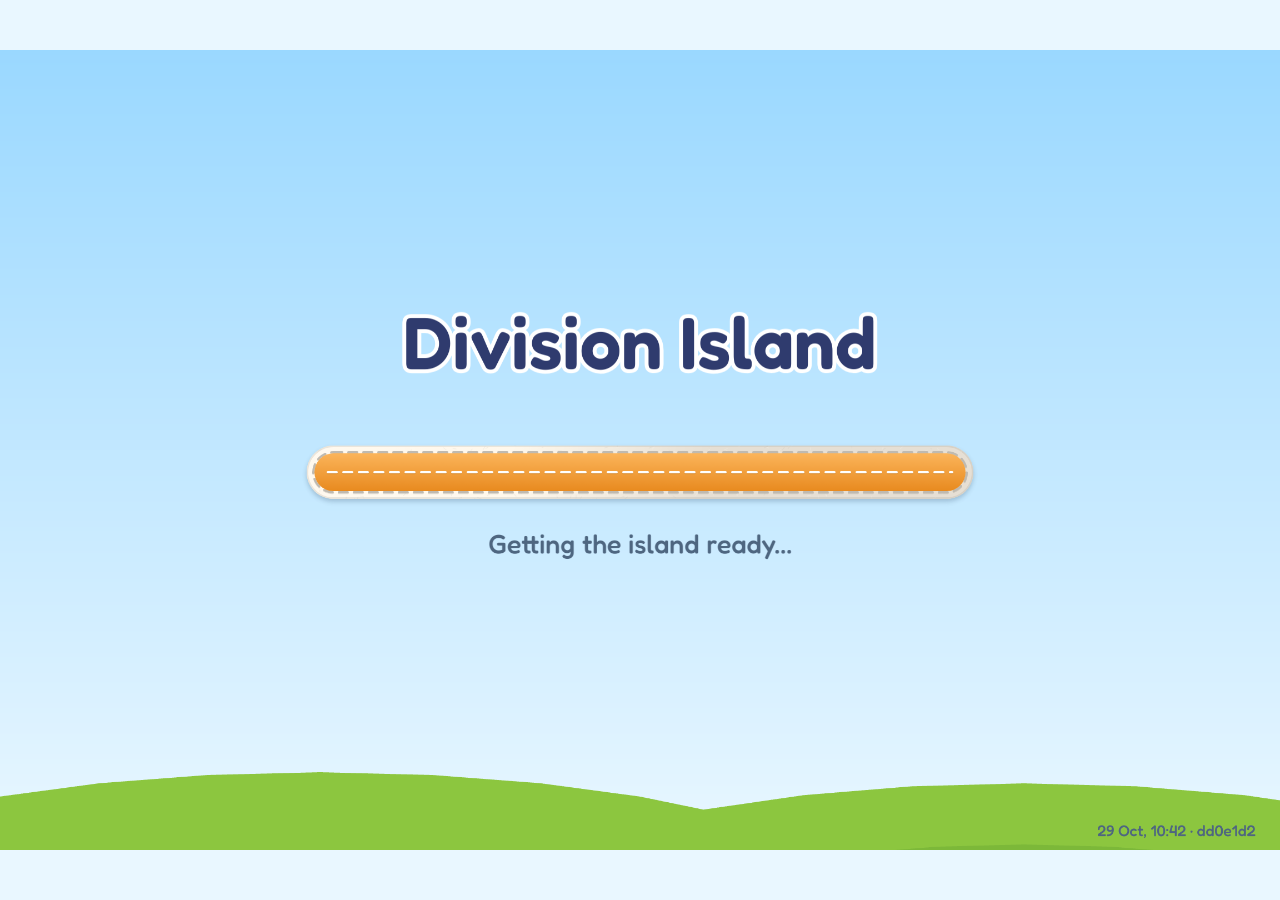
<file: index.html>
<!doctype html>
<html lang="en-GB">
  <head>
    <meta charset="utf-8" />
    <meta
      name="viewport"
      content="width=device-width, initial-scale=1, maximum-scale=1, user-scalable=no, viewport-fit=cover"
    />
    <meta name="theme-color" content="#7CC8F2" />
    <meta name="description" content="A division adventure on your own island." />
    <link rel="icon" href="/favicon.svg" type="image/svg+xml" />
    <title>Division Island</title>
    <style>html,body{overscroll-behavior:none;touch-action:none;-webkit-user-select:none;user-select:none;-webkit-tap-highlight-color:transparent;background:#e9f7ff;height:100%;margin:0;overflow:hidden}#game{position:fixed;inset:0}#rotate{z-index:10;color:#1f3b57;text-align:center;background:#e9f7ff;flex-direction:column;justify-content:center;align-items:center;gap:16px;font:600 28px Fredoka,Trebuchet MS,sans-serif;display:none;position:fixed;inset:0}#rotate span{font-size:64px}@media (orientation:portrait){#rotate{display:flex}}</style>
    <script type="module" crossorigin src="/assets/index-C5JXtWyZ.js"></script>
    <link rel="stylesheet" crossorigin href="/assets/index-tAw-CP2t.css">
  <link rel="manifest" href="/manifest.webmanifest"></head>
  <body>
    <div id="game"></div>
    <div id="rotate" role="status"><span aria-hidden="true">⤾</span>Turn the tablet sideways</div>
    <input id="restore-file" type="file" accept="application/json,.json" hidden />
  </body>
</html>
</file>
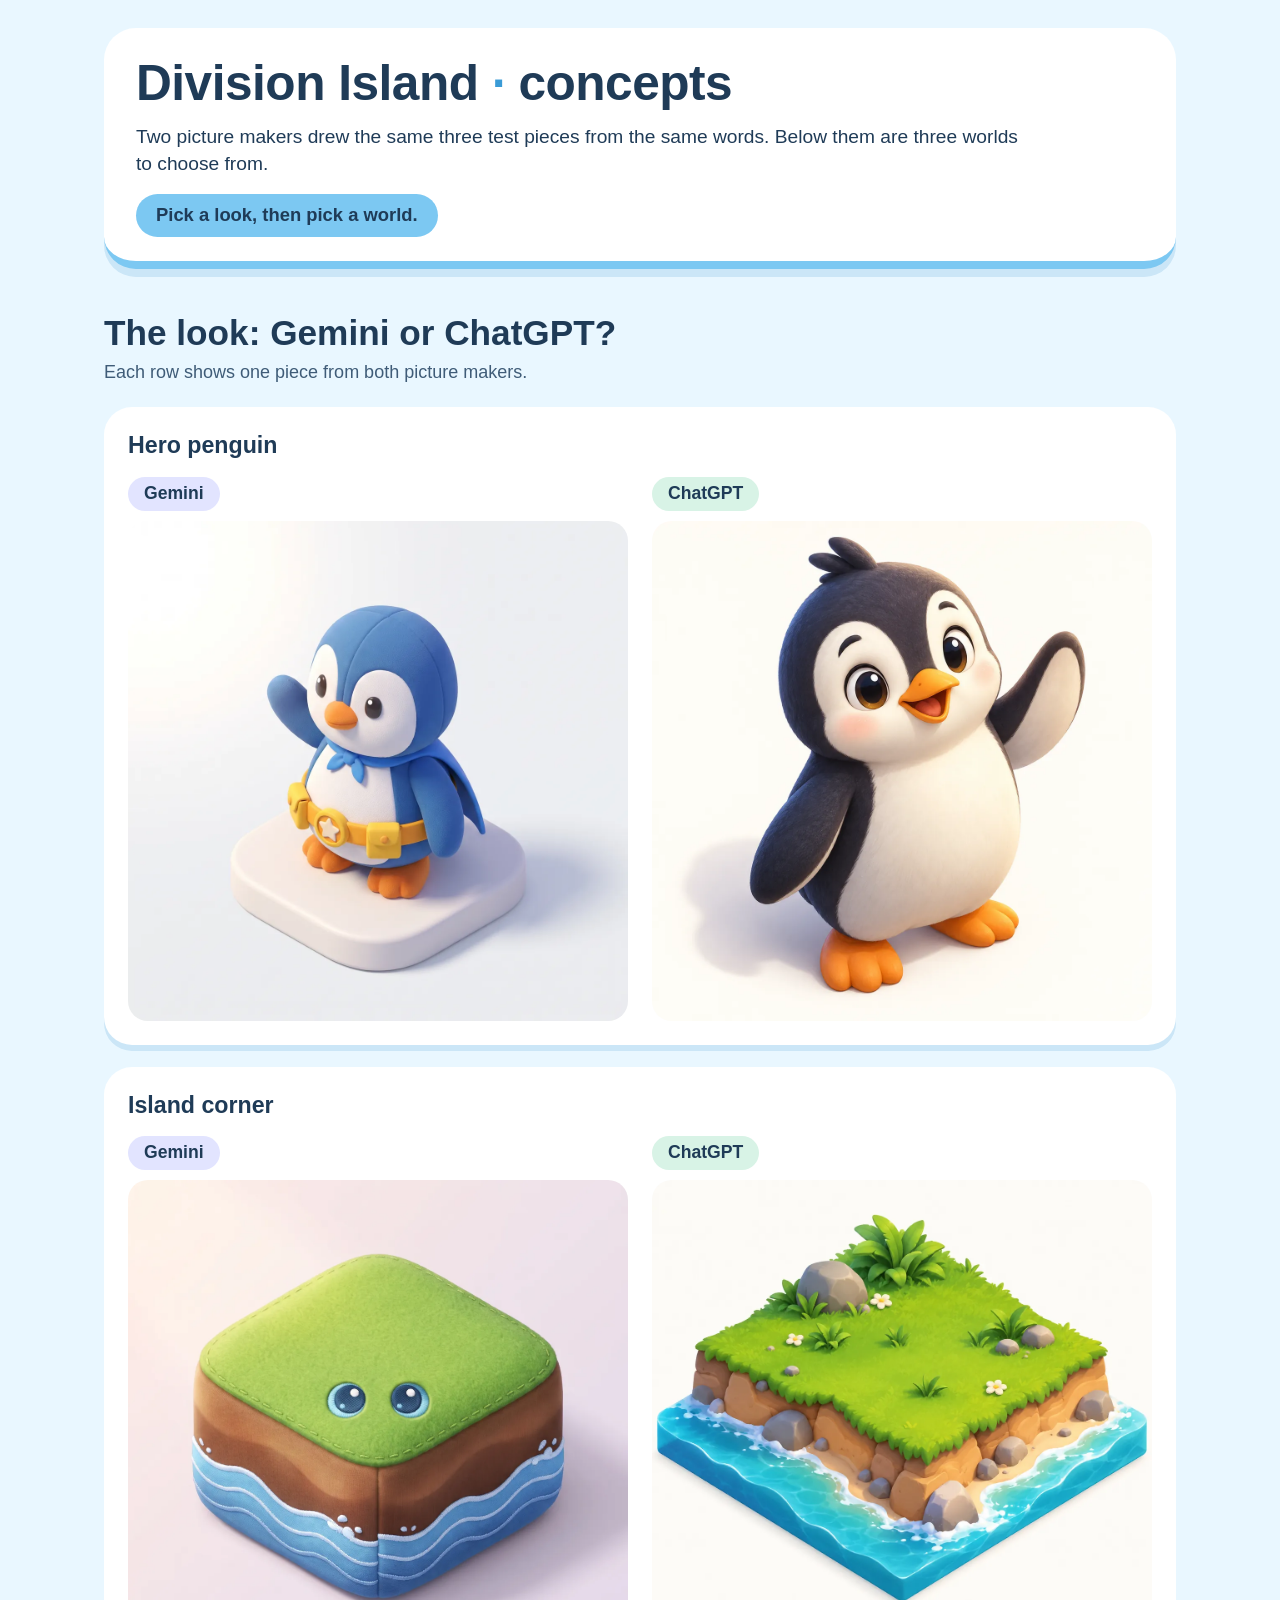
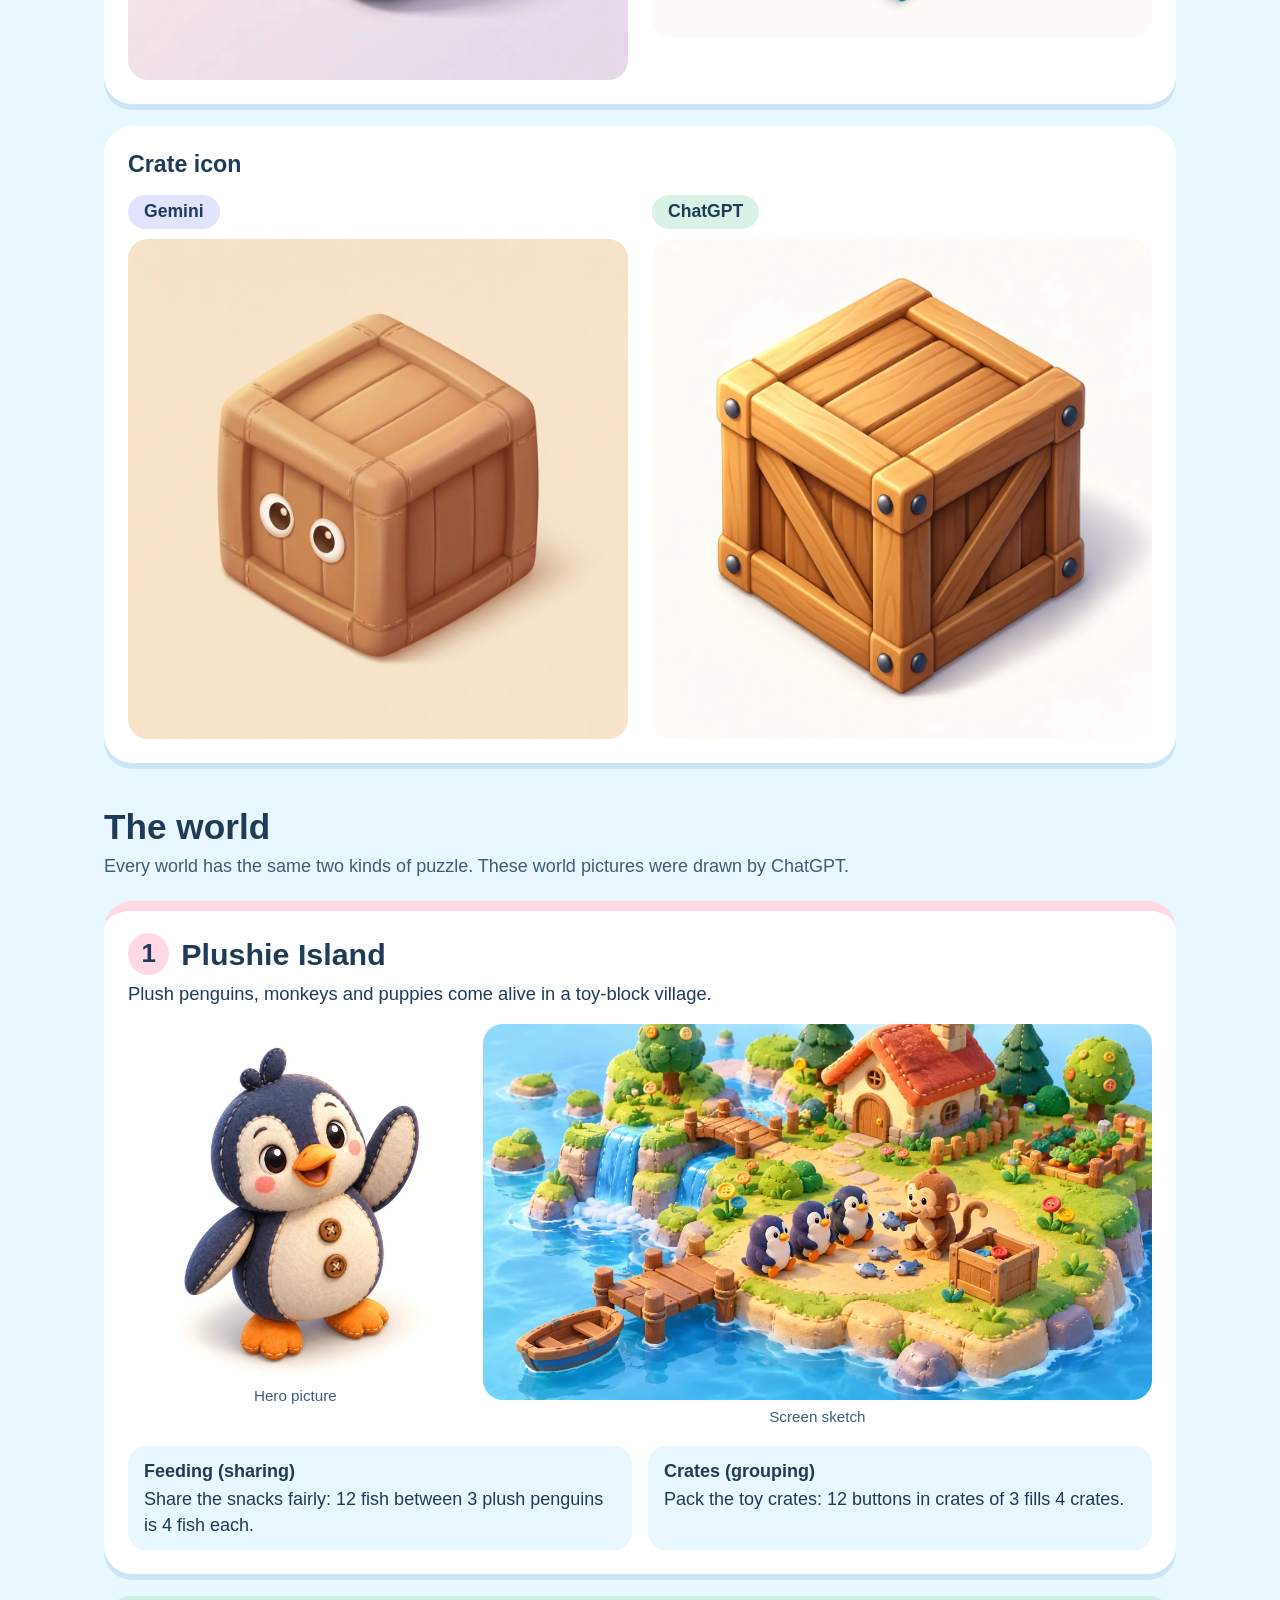
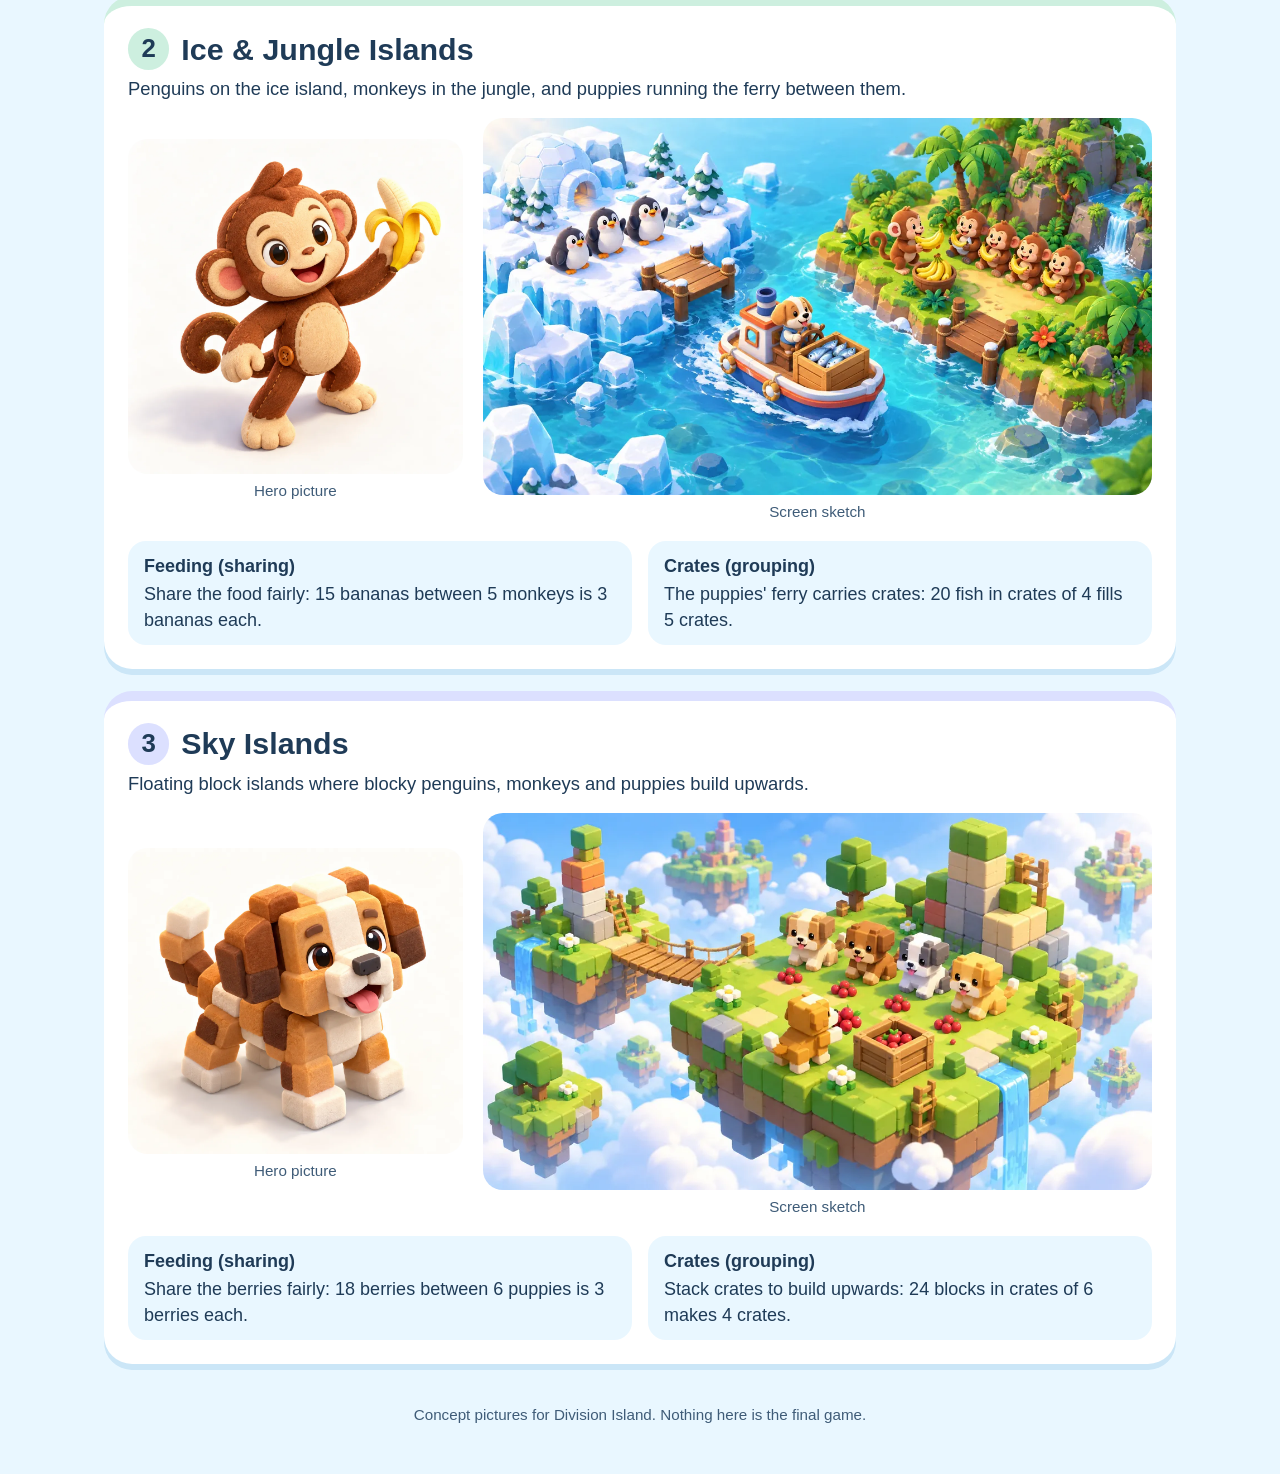
<file: concepts/index.html>
<!doctype html>
<html lang="en-GB">
<head>
<meta charset="utf-8">
<meta name="viewport" content="width=device-width, initial-scale=1">
<meta name="robots" content="noindex">
<meta name="color-scheme" content="light">
<title>Division Island · concepts</title>
<link rel="icon" href="../favicon.svg" type="image/svg+xml">
<style>
  :root {
    --sky: #E9F7FF;
    --ink: #1F3B57;
    --ink-soft: #3F5C78;
    --accent: #7CC8F2;
    --accent-deep: #3A9BD6;
    --card: #FFFFFF;
    --shadow: #CBE6F7;
    --gemini: #E2E4FF;
    --chatgpt: #D8F3E6;
    --plush: #FFD9E6;
    --icejungle: #CDEFDF;
    --skyworld: #DCE0FF;
  }
  * { box-sizing: border-box; }
  html { -webkit-text-size-adjust: 100%; text-size-adjust: 100%; }
  body {
    margin: 0;
    background: var(--sky);
    color: var(--ink);
    font-family: ui-rounded, "SF Pro Rounded", Nunito, "Trebuchet MS", sans-serif;
    font-size: 18px;
    line-height: 1.45;
    overflow-wrap: break-word;
  }
  img { display: block; max-width: 100%; height: auto; }
  .page { max-width: 1120px; margin: 0 auto; padding: 28px 24px 48px; }

  header {
    background: var(--card);
    border-radius: 32px;
    border-bottom: 8px solid var(--accent);
    padding: 28px 32px 24px;
    box-shadow: 0 8px 0 var(--shadow);
  }
  h1 { font-size: clamp(2rem, 1.3rem + 2.6vw, 3.1rem); line-height: 1.1; margin: 0 0 12px; letter-spacing: -0.01em; }
  h1 .dot { color: var(--accent-deep); }
  .intro { font-size: 1.2rem; margin: 0 0 16px; max-width: 46em; }
  .pick {
    display: inline-block;
    margin: 0;
    background: var(--accent);
    border-radius: 999px;
    padding: 8px 20px;
    font-weight: 700;
    font-size: 1.15rem;
  }

  section { margin-top: 44px; }
  h2 { font-size: clamp(1.5rem, 1.1rem + 1.5vw, 2.2rem); line-height: 1.15; margin: 0 0 6px; }
  .section-note { margin: 0 0 18px; color: var(--ink-soft); }

  .row, .world {
    background: var(--card);
    border-radius: 28px;
    box-shadow: 0 6px 0 var(--shadow);
    padding: 22px 24px 24px;
    margin-top: 22px;
  }
  .row h3 { font-size: 1.45rem; margin: 0 0 14px; }
  .pair { display: grid; grid-template-columns: minmax(0, 1fr) minmax(0, 1fr); gap: 24px; }
  figure { margin: 0; }
  .tag {
    display: inline-block;
    font-weight: 700;
    font-size: 1.1rem;
    padding: 4px 16px;
    border-radius: 999px;
    margin-bottom: 10px;
  }
  .tag-gemini { background: var(--gemini); }
  .tag-chatgpt { background: var(--chatgpt); }
  .pair img, .pics img { width: 100%; border-radius: 20px; background: var(--sky); }

  .worlds { counter-reset: world; }
  .world { border-top: 10px solid var(--tint); }
  .world-plush { --tint: var(--plush); }
  .world-icejungle { --tint: var(--icejungle); }
  .world-sky { --tint: var(--skyworld); }
  .world h3 {
    display: flex;
    align-items: center;
    gap: 12px;
    font-size: clamp(1.4rem, 1.15rem + 1vw, 1.9rem);
    line-height: 1.15;
    margin: 0 0 6px;
  }
  .world h3::before {
    counter-increment: world;
    content: counter(world);
    flex: none;
    display: grid;
    place-items: center;
    width: 1.6em;
    height: 1.6em;
    border-radius: 50%;
    background: var(--tint);
    font-size: 0.85em;
  }
  .blurb { font-size: 1.15rem; margin: 0 0 16px; }
  .pics {
    display: grid;
    grid-template-columns: minmax(0, 1fr) minmax(0, 2fr);
    gap: 20px;
    align-items: center;
  }
  figcaption { margin-top: 6px; font-size: 0.95rem; color: var(--ink-soft); text-align: center; }
  .puzzles {
    display: grid;
    grid-template-columns: minmax(0, 1fr) minmax(0, 1fr);
    gap: 16px;
    margin: 18px 0 0;
  }
  .puzzles div { background: var(--sky); border-radius: 18px; padding: 12px 16px; }
  .puzzles dt { font-weight: 700; margin-bottom: 2px; }
  .puzzles dd { margin: 0; }

  footer { margin-top: 40px; text-align: center; color: var(--ink-soft); font-size: 0.95rem; }

  @media (max-width: 760px) {
    .pics, .puzzles { grid-template-columns: minmax(0, 1fr); }
    /* Stacked, the square hero would outgrow the wide screen sketch; keep the sketch the larger picture. */
    .pics figure:first-child img { width: 62%; margin: 0 auto; }
  }
  @media (max-width: 560px) {
    body { font-size: 17px; }
    .page { padding: 16px 16px 36px; }
    header { padding: 22px 20px 20px; border-radius: 26px; }
    .row, .world { padding: 18px 16px 20px; border-radius: 24px; }
    .pair { grid-template-columns: minmax(0, 1fr); gap: 18px; }
  }
</style>
</head>
<body>
<div class="page">
  <header>
    <h1>Division Island <span class="dot">·</span> concepts</h1>
    <p class="intro">Two picture makers drew the same three test pieces from the same words. Below them are three worlds to choose from.</p>
    <p class="pick">Pick a look, then pick a world.</p>
  </header>

  <main>
    <section aria-labelledby="look">
      <h2 id="look">The look: Gemini or ChatGPT?</h2>
      <p class="section-note">Each row shows one piece from both picture makers.</p>

      <div class="row">
        <h3>Hero penguin</h3>
        <div class="pair">
          <figure>
            <span class="tag tag-gemini">Gemini</span>
            <img src="./gemini-penguin-1.webp" width="1200" height="1200" alt="Hero penguin drawn by Gemini">
          </figure>
          <figure>
            <span class="tag tag-chatgpt">ChatGPT</span>
            <img src="./chatgpt-penguin-1.webp" width="1200" height="1200" alt="Hero penguin drawn by ChatGPT">
          </figure>
        </div>
      </div>

      <div class="row">
        <h3>Island corner</h3>
        <div class="pair">
          <figure>
            <span class="tag tag-gemini">Gemini</span>
            <img src="./gemini-island-1.webp" width="1200" height="1200" alt="Island corner drawn by Gemini">
          </figure>
          <figure>
            <span class="tag tag-chatgpt">ChatGPT</span>
            <img src="./chatgpt-island-1.webp" width="1200" height="1097" alt="Island corner drawn by ChatGPT">
          </figure>
        </div>
      </div>

      <div class="row">
        <h3>Crate icon</h3>
        <div class="pair">
          <figure>
            <span class="tag tag-gemini">Gemini</span>
            <img src="./gemini-crate-1.webp" width="1200" height="1200" alt="Crate icon drawn by Gemini">
          </figure>
          <figure>
            <span class="tag tag-chatgpt">ChatGPT</span>
            <img src="./chatgpt-crate-1.webp" width="1200" height="1200" alt="Crate icon drawn by ChatGPT">
          </figure>
        </div>
      </div>
    </section>

    <section aria-labelledby="world" class="worlds">
      <h2 id="world">The world</h2>
      <p class="section-note">Every world has the same two kinds of puzzle. These world pictures were drawn by ChatGPT.</p>

      <article class="world world-plush">
        <h3>Plushie Island</h3>
        <p class="blurb">Plush penguins, monkeys and puppies come alive in a toy-block village.</p>
        <div class="pics">
          <figure>
            <img src="./chatgpt-plushie-hero-1.webp" width="1200" height="1200" alt="Plushie Island: hero picture">
            <figcaption>Hero picture</figcaption>
          </figure>
          <figure>
            <img src="./chatgpt-plushie-screen-1.webp" width="1200" height="675" alt="Plushie Island: sketch of a game screen">
            <figcaption>Screen sketch</figcaption>
          </figure>
        </div>
        <dl class="puzzles">
          <div>
            <dt>Feeding (sharing)</dt>
            <dd>Share the snacks fairly: 12 fish between 3 plush penguins is 4 fish each.</dd>
          </div>
          <div>
            <dt>Crates (grouping)</dt>
            <dd>Pack the toy crates: 12 buttons in crates of 3 fills 4 crates.</dd>
          </div>
        </dl>
      </article>

      <article class="world world-icejungle">
        <h3>Ice &amp; Jungle Islands</h3>
        <p class="blurb">Penguins on the ice island, monkeys in the jungle, and puppies running the ferry between them.</p>
        <div class="pics">
          <figure>
            <img src="./chatgpt-icejungle-hero-1.webp" width="1200" height="1200" alt="Ice &amp; Jungle Islands: hero picture">
            <figcaption>Hero picture</figcaption>
          </figure>
          <figure>
            <img src="./chatgpt-icejungle-screen-1.webp" width="1200" height="675" alt="Ice &amp; Jungle Islands: sketch of a game screen">
            <figcaption>Screen sketch</figcaption>
          </figure>
        </div>
        <dl class="puzzles">
          <div>
            <dt>Feeding (sharing)</dt>
            <dd>Share the food fairly: 15 bananas between 5 monkeys is 3 bananas each.</dd>
          </div>
          <div>
            <dt>Crates (grouping)</dt>
            <dd>The puppies' ferry carries crates: 20 fish in crates of 4 fills 5 crates.</dd>
          </div>
        </dl>
      </article>

      <article class="world world-sky">
        <h3>Sky Islands</h3>
        <p class="blurb">Floating block islands where blocky penguins, monkeys and puppies build upwards.</p>
        <div class="pics">
          <figure>
            <img src="./chatgpt-sky-hero-1.webp" width="1200" height="1097" alt="Sky Islands: hero picture">
            <figcaption>Hero picture</figcaption>
          </figure>
          <figure>
            <img src="./chatgpt-sky-screen-1.webp" width="1200" height="675" alt="Sky Islands: sketch of a game screen">
            <figcaption>Screen sketch</figcaption>
          </figure>
        </div>
        <dl class="puzzles">
          <div>
            <dt>Feeding (sharing)</dt>
            <dd>Share the berries fairly: 18 berries between 6 puppies is 3 berries each.</dd>
          </div>
          <div>
            <dt>Crates (grouping)</dt>
            <dd>Stack crates to build upwards: 24 blocks in crates of 6 makes 4 crates.</dd>
          </div>
        </dl>
      </article>
    </section>
  </main>

  <footer>Concept pictures for Division Island. Nothing here is the final game.</footer>
</div>
</body>
</html>
</file>
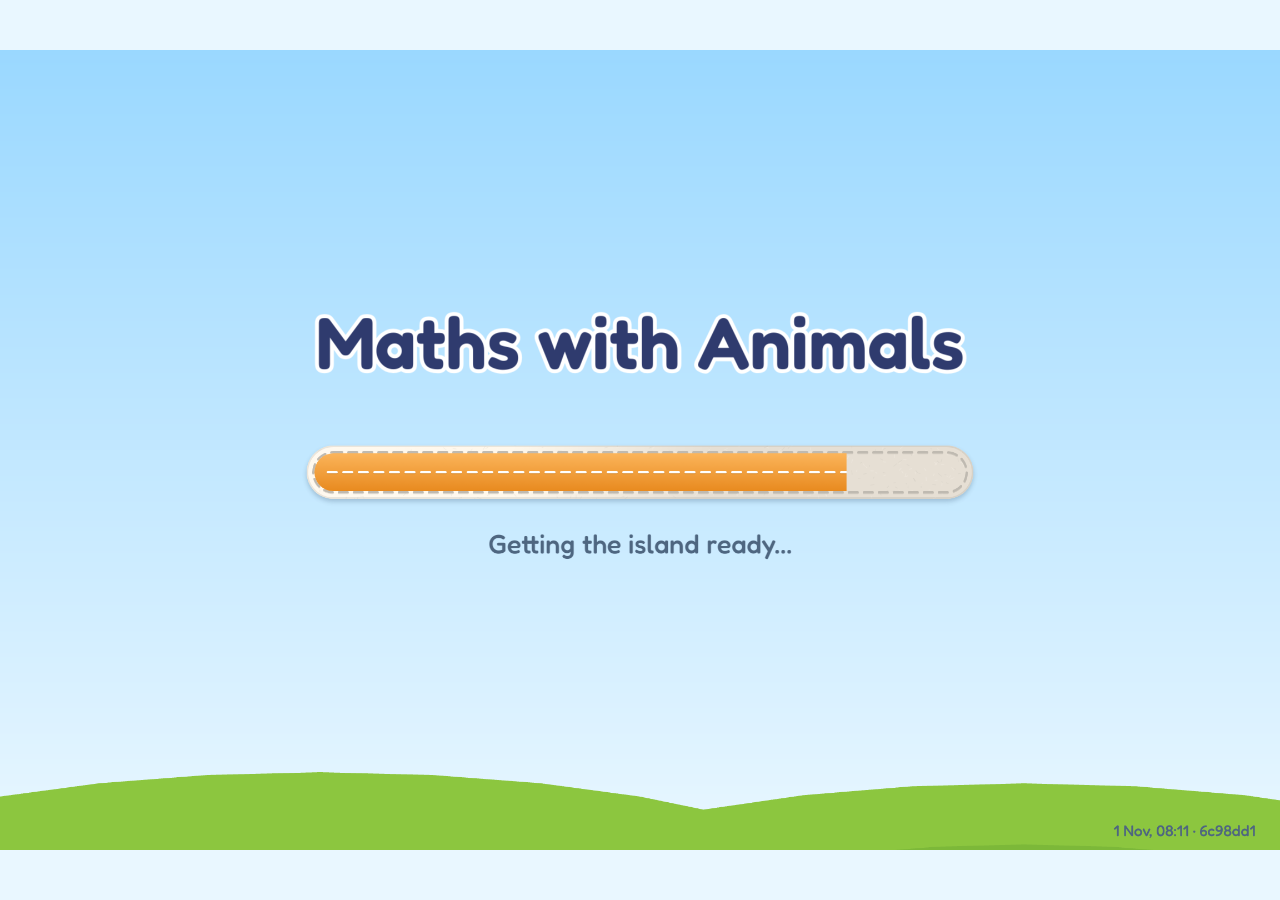
<file: preview/index.html>
<!doctype html>
<html lang="en-GB">
  <head>
    <meta charset="utf-8" />
    <meta
      name="viewport"
      content="width=device-width, initial-scale=1, maximum-scale=1, user-scalable=no, viewport-fit=cover"
    />
    <meta name="theme-color" content="#7CC8F2" />
    <meta name="description" content="Multiply and divide your way around two islands of animals you build up yourself." />
    <link rel="icon" href="/preview/favicon.svg" type="image/svg+xml" />
    <title>Maths with Animals</title>
    <style>html,body{overscroll-behavior:none;touch-action:none;-webkit-user-select:none;user-select:none;-webkit-tap-highlight-color:transparent;background:#e9f7ff;height:100%;margin:0;overflow:hidden}#game{position:fixed;inset:0}#rotate{z-index:10;color:#1f3b57;text-align:center;background:#e9f7ff;flex-direction:column;justify-content:center;align-items:center;gap:16px;font:600 28px Fredoka,Trebuchet MS,sans-serif;display:none;position:fixed;inset:0}#rotate span{font-size:64px}@media (orientation:portrait){#rotate{display:flex}}</style>
    <script type="module" crossorigin src="/preview/assets/index-86Mlhjz_.js"></script>
    <link rel="stylesheet" crossorigin href="/preview/assets/index-DFEy2OZX.css">
  <link rel="manifest" href="/preview/manifest.webmanifest"></head>
  <body>
    <div id="game"></div>
    <div id="rotate" role="status"><span aria-hidden="true">⤾</span>Turn the tablet sideways</div>
    <input id="restore-file" type="file" accept="application/json,.json" hidden />
  </body>
</html>
</file>
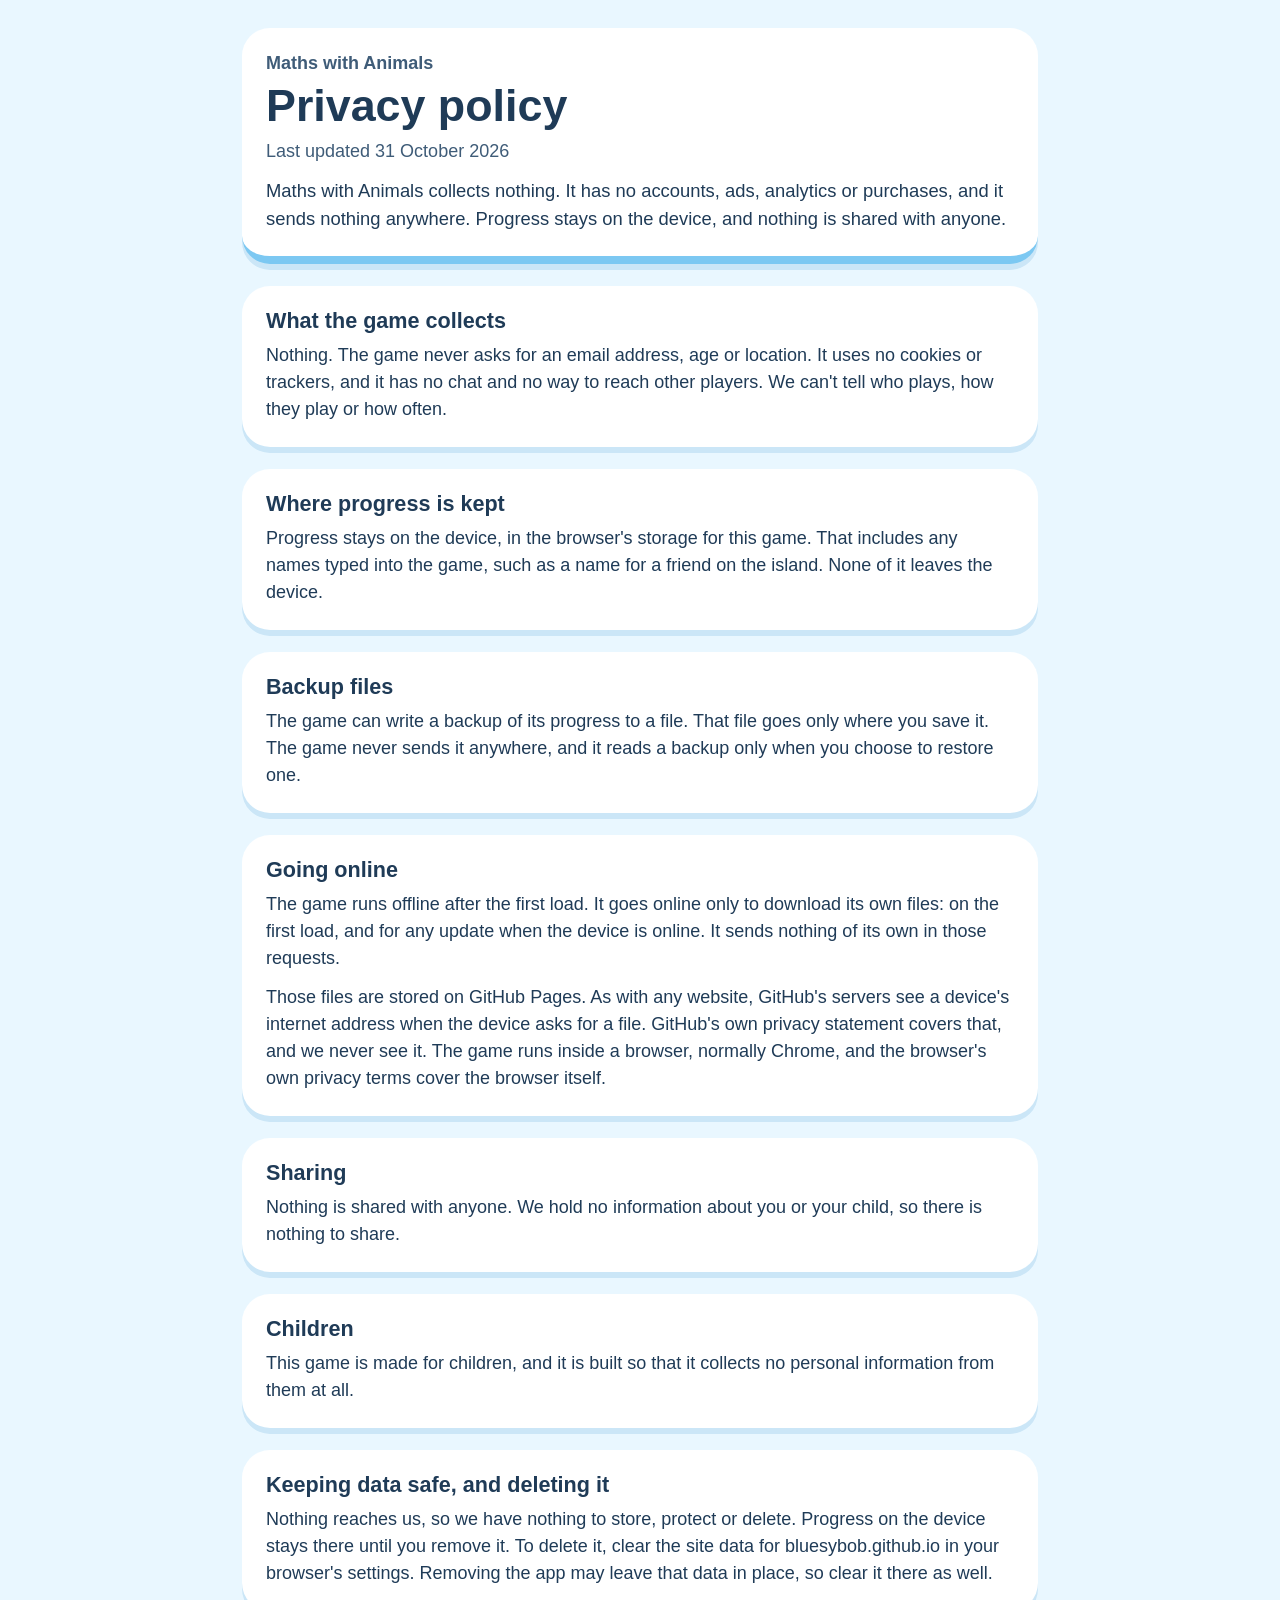
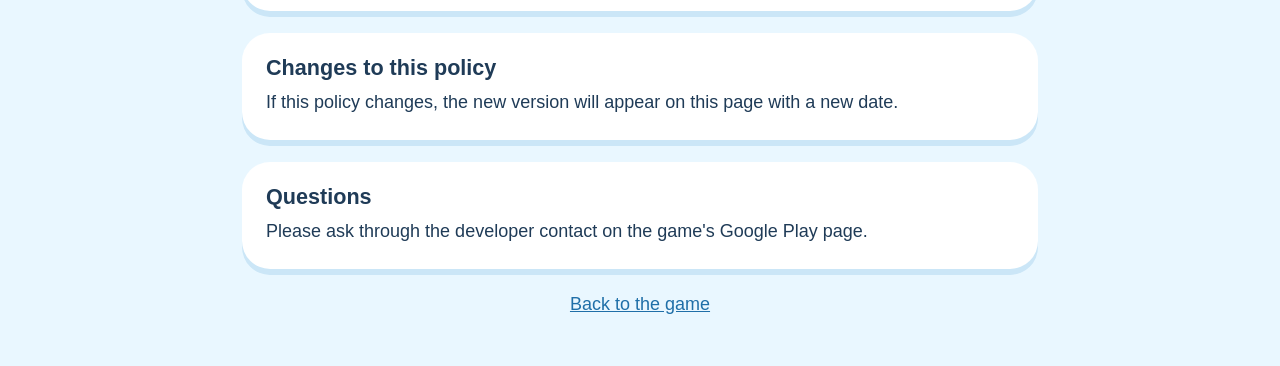
<file: preview/privacy/index.html>
<!doctype html>
<html lang="en-GB">
<head>
<meta charset="utf-8">
<meta name="viewport" content="width=device-width, initial-scale=1">
<meta name="color-scheme" content="light">
<title>Privacy policy · Maths with Animals</title>
<meta name="description" content="The privacy policy for Maths with Animals, a maths game that collects nothing.">
<link rel="icon" href="../favicon.svg" type="image/svg+xml">
<style>
  :root {
    --sky: #E9F7FF;
    --ink: #1F3B57;
    --ink-soft: #3F5C78;
    --accent: #7CC8F2;
    --link: #1F6FA8;
    --card: #FFFFFF;
    --shadow: #CBE6F7;
  }
  * { box-sizing: border-box; }
  html { -webkit-text-size-adjust: 100%; text-size-adjust: 100%; }
  body {
    margin: 0;
    background: var(--sky);
    color: var(--ink);
    font-family: ui-rounded, "SF Pro Rounded", Nunito, "Trebuchet MS", sans-serif;
    font-size: 18px;
    line-height: 1.5;
    overflow-wrap: break-word;
  }
  .page { max-width: 46em; margin: 0 auto; padding: 28px 16px 48px; }
  header, section {
    background: var(--card);
    border-radius: 28px;
    box-shadow: 0 6px 0 var(--shadow);
    padding: 22px 24px 24px;
  }
  header { border-bottom: 8px solid var(--accent); }
  section { margin-top: 22px; }
  .game { margin: 0; font-weight: 700; color: var(--ink-soft); }
  h1 { font-size: clamp(2rem, 1.3rem + 2.6vw, 2.8rem); line-height: 1.1; margin: 4px 0 8px; }
  h2 { font-size: 1.35rem; line-height: 1.2; margin: 0 0 8px; }
  p { margin: 0 0 12px; }
  section p:last-child, header p:last-child { margin-bottom: 0; }
  .updated { color: var(--ink-soft); }
  .summary { font-size: 1.15rem; }
  footer { margin-top: 22px; text-align: center; }
  a { color: var(--link); }
</style>
</head>
<body>
<main class="page">
  <header>
    <p class="game">Maths with Animals</p>
    <h1>Privacy policy</h1>
    <p class="updated">Last updated 31 October 2026</p>
    <p class="summary">Maths with Animals collects nothing. It has no accounts, ads, analytics or purchases, and it sends nothing anywhere. Progress stays on the device, and nothing is shared with anyone.</p>
  </header>

  <section>
    <h2>What the game collects</h2>
    <p>Nothing. The game never asks for an email address, age or location. It uses no cookies or trackers, and it has no chat and no way to reach other players. We can't tell who plays, how they play or how often.</p>
  </section>

  <section>
    <h2>Where progress is kept</h2>
    <p>Progress stays on the device, in the browser's storage for this game. That includes any names typed into the game, such as a name for a friend on the island. None of it leaves the device.</p>
  </section>

  <section>
    <h2>Backup files</h2>
    <p>The game can write a backup of its progress to a file. That file goes only where you save it. The game never sends it anywhere, and it reads a backup only when you choose to restore one.</p>
  </section>

  <section>
    <h2>Going online</h2>
    <p>The game runs offline after the first load. It goes online only to download its own files: on the first load, and for any update when the device is online. It sends nothing of its own in those requests.</p>
    <p>Those files are stored on GitHub Pages. As with any website, GitHub's servers see a device's internet address when the device asks for a file. GitHub's own privacy statement covers that, and we never see it. The game runs inside a browser, normally Chrome, and the browser's own privacy terms cover the browser itself.</p>
  </section>

  <section>
    <h2>Sharing</h2>
    <p>Nothing is shared with anyone. We hold no information about you or your child, so there is nothing to share.</p>
  </section>

  <section>
    <h2>Children</h2>
    <p>This game is made for children, and it is built so that it collects no personal information from them at all.</p>
  </section>

  <section>
    <h2>Keeping data safe, and deleting it</h2>
    <p>Nothing reaches us, so we have nothing to store, protect or delete. Progress on the device stays there until you remove it. To delete it, clear the site data for bluesybob.github.io in your browser's settings. Removing the app may leave that data in place, so clear it there as well.</p>
  </section>

  <section>
    <h2>Changes to this policy</h2>
    <p>If this policy changes, the new version will appear on this page with a new date.</p>
  </section>

  <section>
    <h2>Questions</h2>
    <p>Please ask through the developer contact on the game's Google Play page.</p>
  </section>

  <footer>
    <a href="../">Back to the game</a>
  </footer>
</main>
</body>
</html>
</file>
<file: assets/index-tAw-CP2t.css>
@font-face{font-family:Fredoka;font-style:normal;font-display:swap;font-weight:500;src:url(/assets/fredoka-hebrew-500-normal-DdMTjgiE.woff2)format("woff2"),url(/assets/fredoka-hebrew-500-normal-BtShCMVp.woff)format("woff");unicode-range:U+307-308,U+590-5FF,U+200C-2010,U+20AA,U+25CC,U+FB1D-FB4F}@font-face{font-family:Fredoka;font-style:normal;font-display:swap;font-weight:500;src:url([data-uri])format("woff2"),url([data-uri])format("woff");unicode-range:U+100-2BA,U+2BD-2C5,U+2C7-2CC,U+2CE-2D7,U+2DD-2FF,U+304,U+308,U+329,U+1D00-1DBF,U+1E00-1E9F,U+1EF2-1EFF,U+2020,U+20A0-20AB,U+20AD-20C0,U+2113,U+2C60-2C7F,U+A720-A7FF}@font-face{font-family:Fredoka;font-style:normal;font-display:swap;font-weight:500;src:url(/assets/fredoka-latin-500-normal-B0JifZgm.woff2)format("woff2"),url(/assets/fredoka-latin-500-normal-BL692wg7.woff)format("woff");unicode-range:U+??,U+131,U+152-153,U+2BB-2BC,U+2C6,U+2DA,U+2DC,U+304,U+308,U+329,U+2000-206F,U+20AC,U+2122,U+2191,U+2193,U+2212,U+2215,U+FEFF,U+FFFD}@font-face{font-family:Fredoka;font-style:normal;font-display:swap;font-weight:600;src:url(/assets/fredoka-hebrew-600-normal-CTBxhdlE.woff2)format("woff2"),url(/assets/fredoka-hebrew-600-normal-BiVDObXj.woff)format("woff");unicode-range:U+307-308,U+590-5FF,U+200C-2010,U+20AA,U+25CC,U+FB1D-FB4F}@font-face{font-family:Fredoka;font-style:normal;font-display:swap;font-weight:600;src:url([data-uri])format("woff2"),url([data-uri])format("woff");unicode-range:U+100-2BA,U+2BD-2C5,U+2C7-2CC,U+2CE-2D7,U+2DD-2FF,U+304,U+308,U+329,U+1D00-1DBF,U+1E00-1E9F,U+1EF2-1EFF,U+2020,U+20A0-20AB,U+20AD-20C0,U+2113,U+2C60-2C7F,U+A720-A7FF}@font-face{font-family:Fredoka;font-style:normal;font-display:swap;font-weight:600;src:url(/assets/fredoka-latin-600-normal-C4zohCW5.woff2)format("woff2"),url(/assets/fredoka-latin-600-normal-CcrEjrB4.woff)format("woff");unicode-range:U+??,U+131,U+152-153,U+2BB-2BC,U+2C6,U+2DA,U+2DC,U+304,U+308,U+329,U+2000-206F,U+20AC,U+2122,U+2191,U+2193,U+2212,U+2215,U+FEFF,U+FFFD}
</file>
<file: preview/assets/index-DFEy2OZX.css>
@font-face{font-family:Fredoka;font-style:normal;font-display:swap;font-weight:500;src:url(/preview/assets/fredoka-hebrew-500-normal-DdMTjgiE.woff2)format("woff2"),url(/preview/assets/fredoka-hebrew-500-normal-BtShCMVp.woff)format("woff");unicode-range:U+307-308,U+590-5FF,U+200C-2010,U+20AA,U+25CC,U+FB1D-FB4F}@font-face{font-family:Fredoka;font-style:normal;font-display:swap;font-weight:500;src:url([data-uri])format("woff2"),url([data-uri])format("woff");unicode-range:U+100-2BA,U+2BD-2C5,U+2C7-2CC,U+2CE-2D7,U+2DD-2FF,U+304,U+308,U+329,U+1D00-1DBF,U+1E00-1E9F,U+1EF2-1EFF,U+2020,U+20A0-20AB,U+20AD-20C0,U+2113,U+2C60-2C7F,U+A720-A7FF}@font-face{font-family:Fredoka;font-style:normal;font-display:swap;font-weight:500;src:url(/preview/assets/fredoka-latin-500-normal-B0JifZgm.woff2)format("woff2"),url(/preview/assets/fredoka-latin-500-normal-BL692wg7.woff)format("woff");unicode-range:U+??,U+131,U+152-153,U+2BB-2BC,U+2C6,U+2DA,U+2DC,U+304,U+308,U+329,U+2000-206F,U+20AC,U+2122,U+2191,U+2193,U+2212,U+2215,U+FEFF,U+FFFD}@font-face{font-family:Fredoka;font-style:normal;font-display:swap;font-weight:600;src:url(/preview/assets/fredoka-hebrew-600-normal-CTBxhdlE.woff2)format("woff2"),url(/preview/assets/fredoka-hebrew-600-normal-BiVDObXj.woff)format("woff");unicode-range:U+307-308,U+590-5FF,U+200C-2010,U+20AA,U+25CC,U+FB1D-FB4F}@font-face{font-family:Fredoka;font-style:normal;font-display:swap;font-weight:600;src:url([data-uri])format("woff2"),url([data-uri])format("woff");unicode-range:U+100-2BA,U+2BD-2C5,U+2C7-2CC,U+2CE-2D7,U+2DD-2FF,U+304,U+308,U+329,U+1D00-1DBF,U+1E00-1E9F,U+1EF2-1EFF,U+2020,U+20A0-20AB,U+20AD-20C0,U+2113,U+2C60-2C7F,U+A720-A7FF}@font-face{font-family:Fredoka;font-style:normal;font-display:swap;font-weight:600;src:url(/preview/assets/fredoka-latin-600-normal-C4zohCW5.woff2)format("woff2"),url(/preview/assets/fredoka-latin-600-normal-CcrEjrB4.woff)format("woff");unicode-range:U+??,U+131,U+152-153,U+2BB-2BC,U+2C6,U+2DA,U+2DC,U+304,U+308,U+329,U+2000-206F,U+20AC,U+2122,U+2191,U+2193,U+2212,U+2215,U+FEFF,U+FFFD}
</file>
